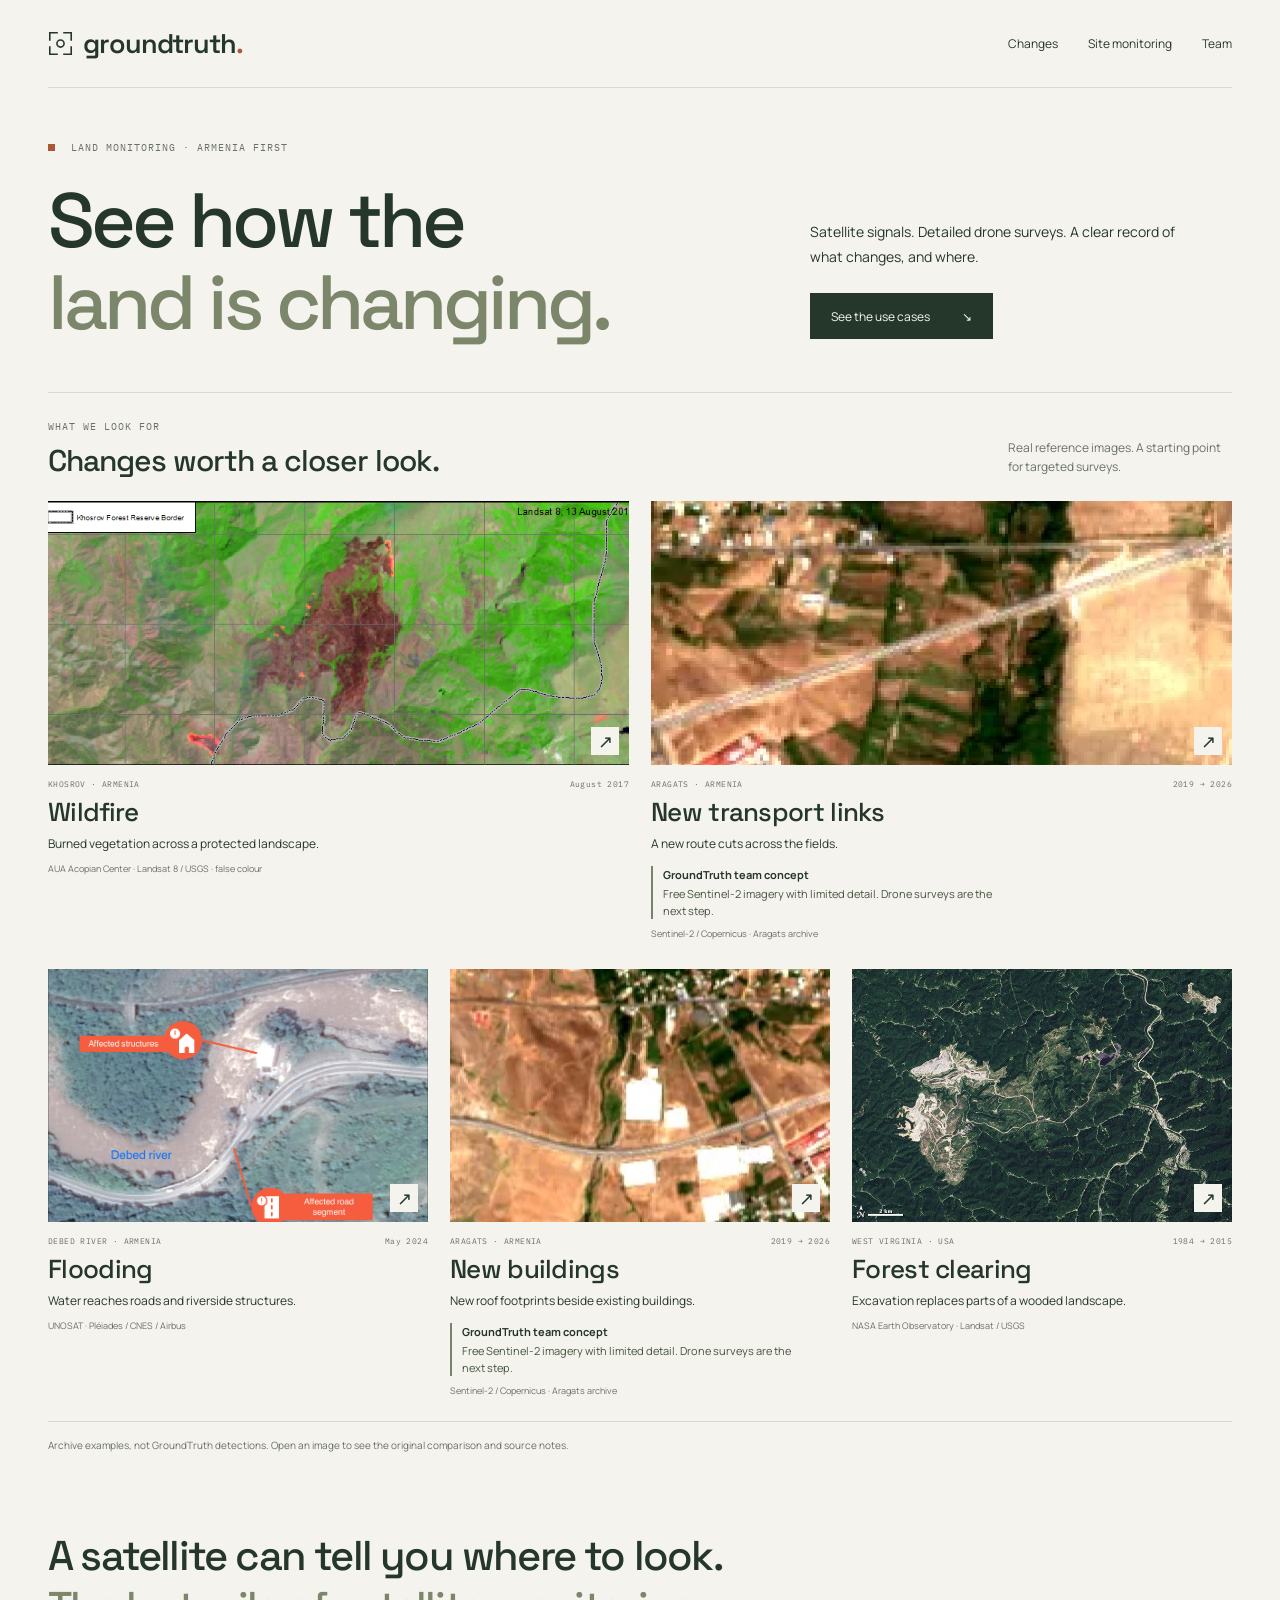
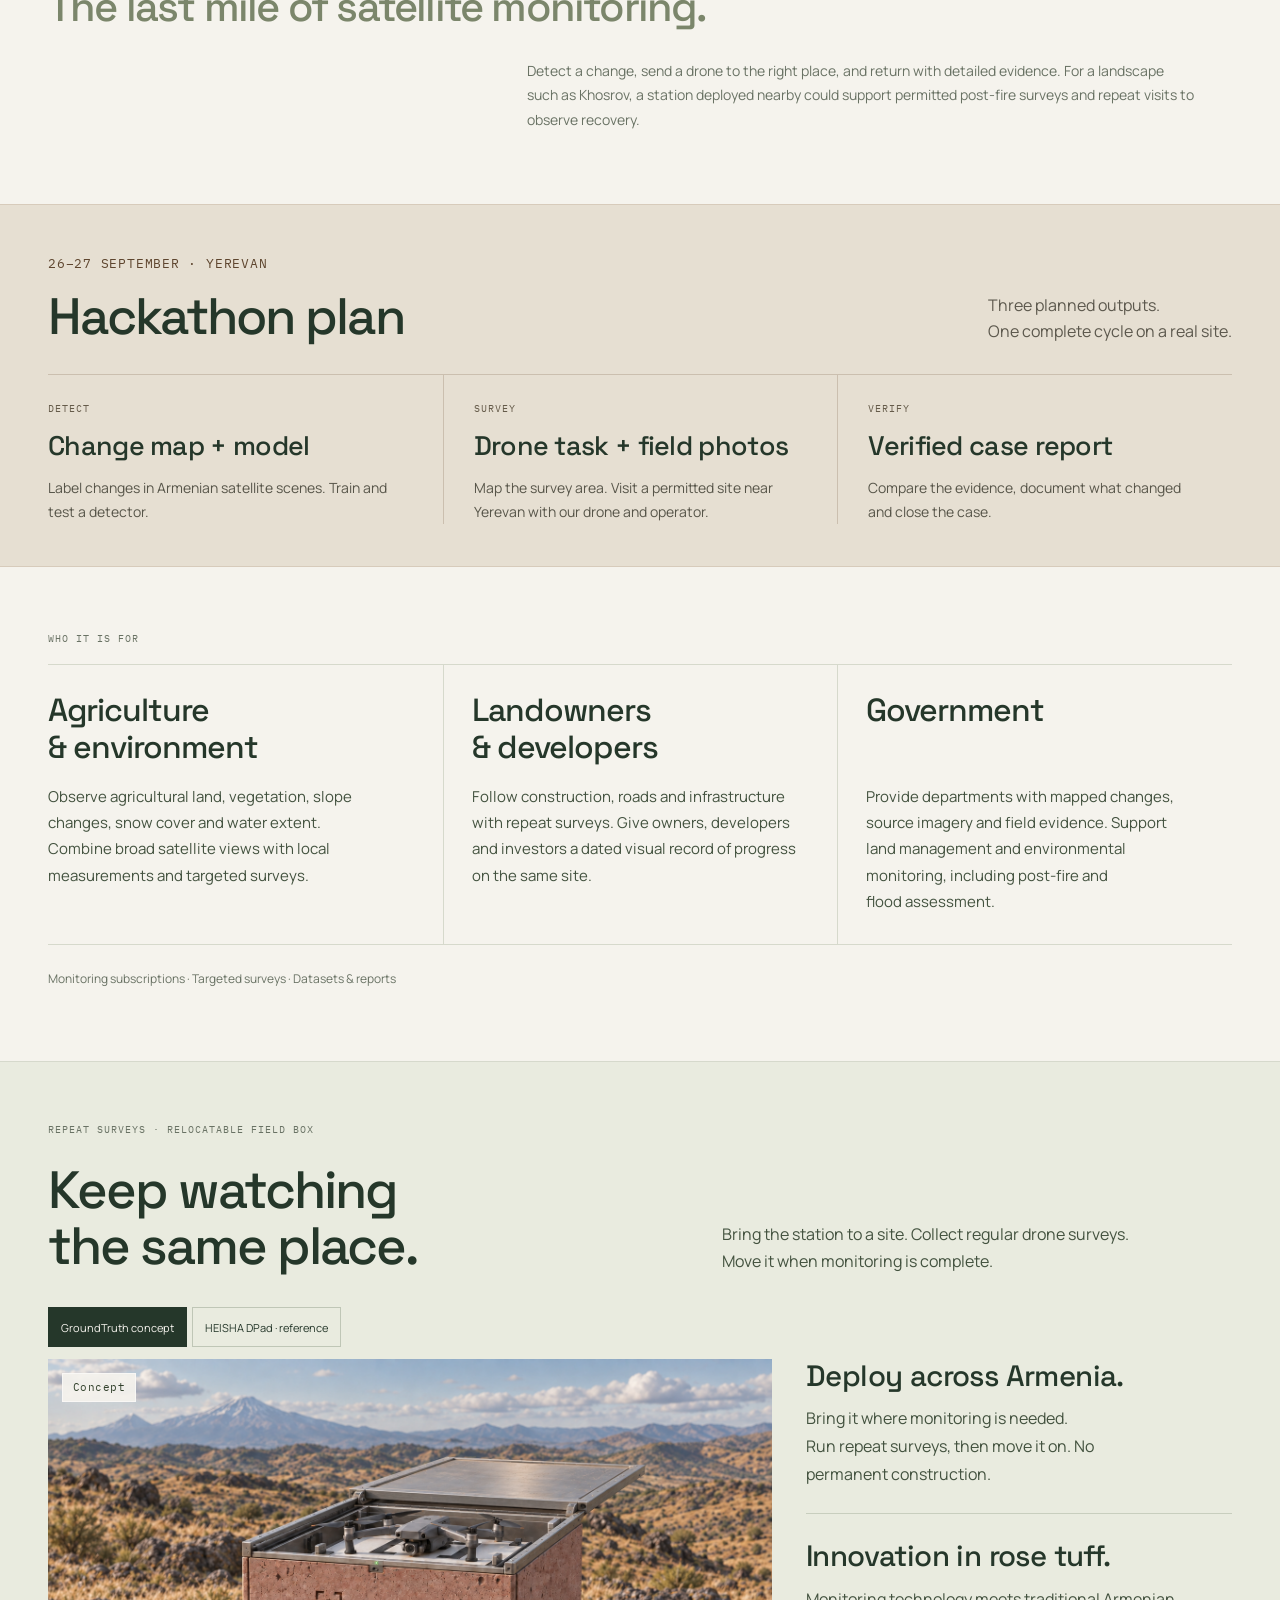
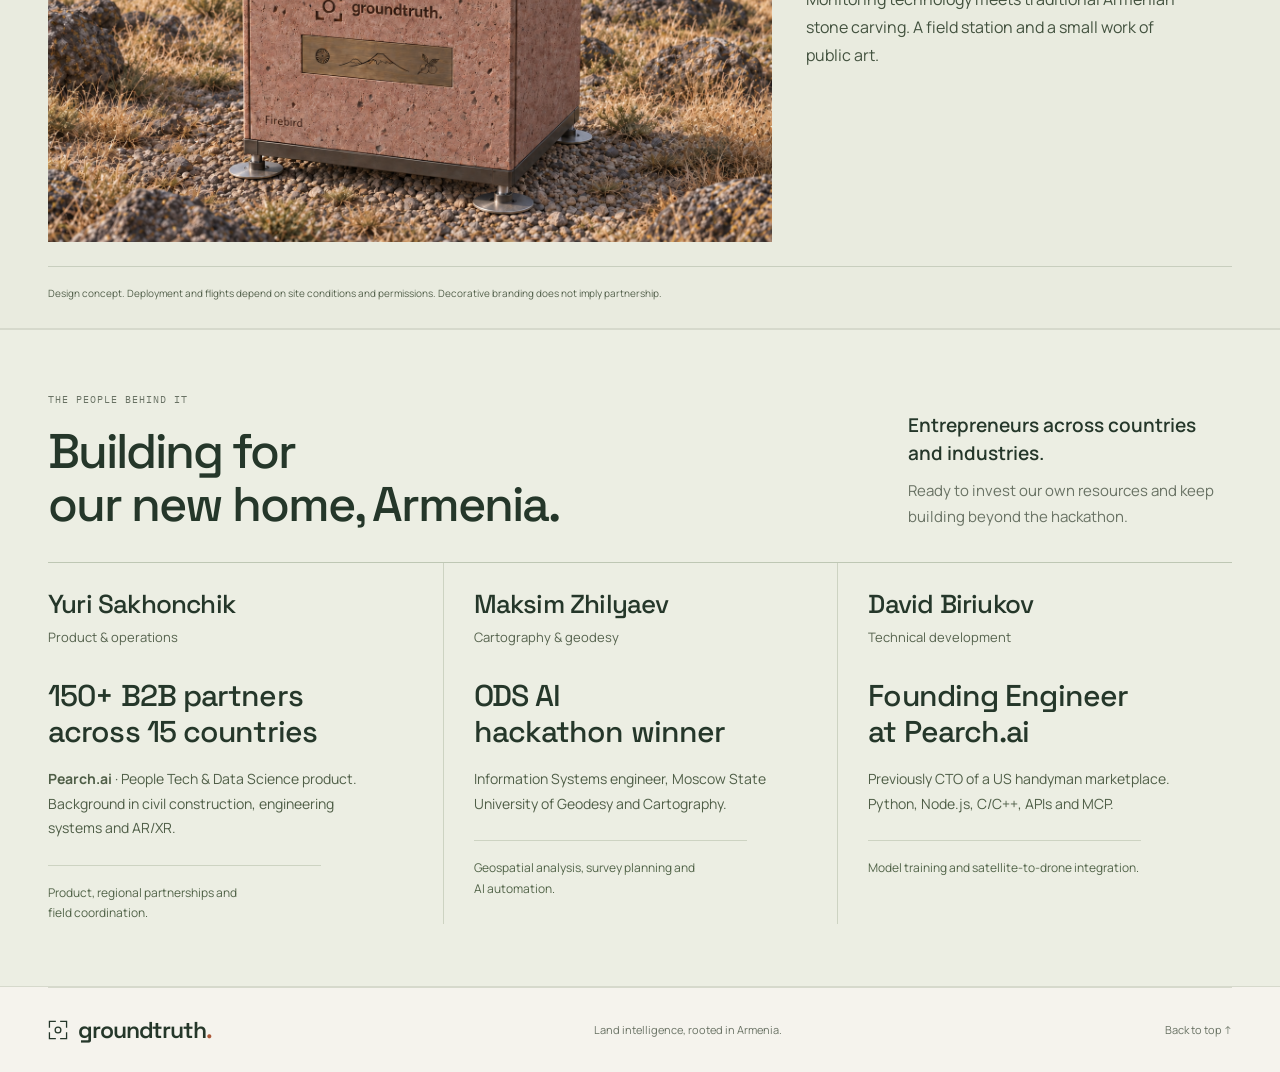
<file: index.html>
<!doctype html>
<html lang="en"><head><meta charset="utf-8"><meta name="viewport" content="width=device-width,initial-scale=1">
<title>GroundTruth — See how the land is changing</title><meta name="description" content="Land monitoring in Armenia: satellite change detection, targeted drone surveys and a clear record of each site over time.">
<meta name="theme-color" content="#f5f3ed"><meta property="og:title" content="GroundTruth — See how the land is changing"><meta property="og:description" content="Find changes from space. Verify them in the field. Follow the same site over time."><meta property="og:type" content="website"><meta property="og:image" content="assets/observations/khosrov-fire-aua.png"><meta name="twitter:card" content="summary_large_image">
<link rel="icon" type="image/svg+xml" href="favicon.svg"><link rel="stylesheet" href="assets/fonts/fonts.css"><link rel="stylesheet" href="styles.css?v=c1ea123e"><script src="hardware.js?v=3bca5969" defer></script><script src="imagery.js?v=9d66d478" defer></script></head><body><a class="skip" href="#main">Skip to content</a><header class="masthead wrap"><a class="brand" href="#main" aria-label="GroundTruth home"><svg viewBox="0 0 28 28" aria-hidden="true"><path d="M2 11V2h9M17 2h9v9M26 17v9h-9M11 26H2v-9"/><circle cx="14" cy="14" r="4"/></svg>groundtruth<span>.</span></a><nav aria-label="Main navigation"><a href="#observations">Changes</a><a href="#stations">Site monitoring</a><a href="#team">Team</a></nav></header><main id="main">
<section class="hero wrap"><div><p class="eyebrow"><span class="square"></span> LAND MONITORING · ARMENIA FIRST</p><h1>See how the<br><em>land is changing.</em></h1></div><div class="hero-description"><p>Satellite signals. Detailed drone surveys. A clear record of what changes, and where.</p><a class="button dark" href="#observations">See the use cases <span aria-hidden="true">↘</span></a></div></section>
<section class="change-gallery wrap" id="observations" aria-labelledby="gallery-title">
<div id="evidence" class="gallery-heading"><div><p class="eyebrow">WHAT WE LOOK FOR</p><h2 id="gallery-title">Changes worth a closer look.</h2></div><p>Real reference images. A starting point for targeted surveys.</p></div>
<div class="change-grid">
<article class="change-card featured">
<button type="button" class="change-photo fire-preview" data-source="fire" aria-label="Open original: Wildfire"><svg viewBox="40 34 814 357" preserveAspectRatio="xMidYMid slice" role="img" aria-label="Khosrov wildfire, false-colour Landsat image published by AUA"><image href="assets/observations/khosrov-fire-aua.png" width="1122" height="794"/></svg><span class="photo-open" aria-hidden="true">↗</span></button>
<div class="change-meta mono"><span>KHOSROV · ARMENIA</span><span>August 2017</span></div><h3>Wildfire</h3><p class="change-observed">Burned vegetation across a protected landscape.</p><p class="change-source">AUA Acopian Center · Landsat 8 / USGS · false colour</p></article>
<article class="change-card featured">
<button type="button" class="change-photo " data-source="road" aria-label="Open original: New transport links"><img src="assets/aragats/road-after.jpg" alt="Supplied Aragats satellite image showing a broad pale route crossing agricultural fields." loading="lazy"><span class="photo-open" aria-hidden="true">↗</span></button>
<div class="change-meta mono"><span>ARAGATS · ARMENIA</span><span>2019 → 2026</span></div><h3>New transport links</h3><p class="change-observed">A new route cuts across the fields.</p><p class="team-concept-note"><strong>GroundTruth team concept</strong><span>Free Sentinel-2 imagery with limited detail. Drone surveys are the next step.</span></p><p class="change-source">Sentinel-2 / Copernicus · Aragats archive</p></article>
<article class="change-card ">
<button type="button" class="change-photo flood-preview" data-source="flood" aria-label="Open original: Flooding"><svg viewBox="909 211 844 711" preserveAspectRatio="xMidYMid slice" role="img" aria-label="Debed flood impacts, post-event image and annotations published by UNOSAT"><image href="assets/observations/debed-flood-unosat.png" width="1800" height="1013"/></svg><span class="photo-open" aria-hidden="true">↗</span></button>
<div class="change-meta mono"><span>DEBED RIVER · ARMENIA</span><span>May 2024</span></div><h3>Flooding</h3><p class="change-observed">Water reaches roads and riverside structures.</p><p class="change-source">UNOSAT · Pléiades / CNES / Airbus</p></article>
<article class="change-card ">
<button type="button" class="change-photo " data-source="buildings" aria-label="Open original: New buildings"><img src="assets/aragats/roof-after.jpg" alt="Supplied Aragats satellite image with bright roof-like features beside a road." loading="lazy"><span class="photo-open" aria-hidden="true">↗</span></button>
<div class="change-meta mono"><span>ARAGATS · ARMENIA</span><span>2019 → 2026</span></div><h3>New buildings</h3><p class="change-observed">New roof footprints beside existing buildings.</p><p class="team-concept-note"><strong>GroundTruth team concept</strong><span>Free Sentinel-2 imagery with limited detail. Drone surveys are the next step.</span></p><p class="change-source">Sentinel-2 / Copernicus · Aragats archive</p></article>
<article class="change-card ">
<button type="button" class="change-photo " data-source="forest" aria-label="Open original: Forest clearing"><img src="assets/observations/hobet-2015-08-22.jpg" alt="NASA Landsat image of the Hobet mine, with exposed excavations surrounded by forest." loading="lazy"><span class="photo-open" aria-hidden="true">↗</span></button>
<div class="change-meta mono"><span>WEST VIRGINIA · USA</span><span>1984 → 2015</span></div><h3>Forest clearing</h3><p class="change-observed">Excavation replaces parts of a wooded landscape.</p><p class="change-source">NASA Earth Observatory · Landsat / USGS</p></article>
</div><p class="gallery-note">Archive examples, not GroundTruth detections. Open an image to see the original comparison and source notes.</p>
</section>
<dialog id="source-dialog" aria-labelledby="source-title"><div class="source-dialog-head"><div><p class="eyebrow" id="source-place"></p><h2 id="source-title"></h2></div><button type="button" id="source-close" aria-label="Close original image">Close <span aria-hidden="true">×</span></button></div><div id="source-images"></div><p id="source-caption"></p><p id="source-credit"></p></dialog>
<section class="intro wrap section" id="monitoring"><h2>A satellite can tell you where to look. <br><span class="muted">The last mile of satellite monitoring.</span></h2><p>Detect a change, send a drone to the right place, and return with detailed evidence. For a landscape such as Khosrov, a station deployed nearby could support permitted post-fire surveys and repeat visits to observe recovery.</p>
</section><section class="hackathon-plan" id="sprint" aria-labelledby="hackathon-title"><div class="wrap">
<div class="hackathon-heading"><div><p class="hackathon-date mono">26–27 SEPTEMBER · YEREVAN</p><h2 id="hackathon-title">Hackathon plan</h2></div><p>Three planned outputs. <br>One complete cycle on a real site.</p></div>
<div class="hackathon-outputs">
<article><span class="output-label mono">DETECT</span><h3>Change map + model</h3><p>Label changes in Armenian satellite scenes. Train and test a detector.</p></article>
<article><span class="output-label mono">SURVEY</span><h3>Drone task + field photos</h3><p>Map the survey area. Visit a permitted site near Yerevan with our drone and operator.</p></article>
<article><span class="output-label mono">VERIFY</span><h3>Verified case report</h3><p>Compare the evidence, document what changed and close the case.</p></article>
</div></div></section><section class="users-section section wrap" id="audience"><p class="eyebrow">WHO IT IS FOR</p><div class="use-cases"><article><h2>Agriculture<br>& environment</h2><p>Observe agricultural land, vegetation, slope changes, snow cover and water extent. Combine broad satellite views with local measurements and targeted surveys.</p></article><article><h2>Landowners<br>& developers</h2><p>Follow construction, roads and infrastructure with repeat surveys. Give owners, developers and investors a dated visual record of progress on the same site.</p></article><article><h2>Government</h2><p>Provide departments with mapped changes, source imagery and field evidence. Support land management and environmental monitoring, including post-fire and flood assessment.</p></article></div><p class="business-note">Monitoring subscriptions · Targeted surveys · Datasets & reports</p></section><section class="deployment-section" id="stations"><div class="wrap">
<div class="deployment-heading"><div><p class="eyebrow">REPEAT SURVEYS · RELOCATABLE FIELD BOX</p><h2>Keep watching<br>the same place.</h2></div><p>Bring the station to a site. Collect regular drone surveys. Move it when monitoring is complete.</p></div>
<div class="deployment-layout">
<div class="hardware-visual"><div class="hardware-tabs" role="group" aria-label="View the GroundTruth concept or hardware reference"><button type="button" data-hardware="concept" class="active" aria-pressed="true">GroundTruth concept</button><button type="button" data-hardware="reference" aria-pressed="false">HEISHA DPad · reference</button></div>
<figure><img id="hardware-image" src="assets/hardware/groundtruth-field-box-v18.png" width="1536" height="1024" alt="GroundTruth concept: a rose-tuff drone station with Armenian-inspired engraving in a highland landscape." loading="lazy"><figcaption id="hardware-caption" class="concept-badge">Concept</figcaption></figure></div>
<div class="deployment-details">
<article><h3>Deploy across Armenia.</h3><p>Bring it where monitoring is needed. Run repeat surveys, then move it on. No permanent construction.</p></article>
<article><h3>Innovation in rose tuff.</h3><p>Monitoring technology meets traditional Armenian stone carving. A field station and a small work of public art.</p></article>
</div></div>
<p class="deployment-note">Design concept. Deployment and flights depend on site conditions and permissions. Decorative branding does not imply partnership.</p>
</div></section><section class="team-section" id="team"><div class="wrap">
<div class="section-heading"><div><p class="eyebrow">THE PEOPLE BEHIND IT</p><h2>Building for<br>our new home, Armenia.</h2></div><p class="team-intro"><strong>Entrepreneurs across countries and industries.</strong> Ready to invest our own resources and keep building beyond the hackathon.</p></div>
<div class="team-profiles">
<article><header><h3>Yuri Sakhonchik</h3><p class="person-role">Product & operations</p></header><div class="person-experience"><p class="experience-headline">150+ B2B partners<br>across 15 countries</p><p><strong>Pearch.ai</strong> · People Tech & Data Science product. Background in civil construction, engineering systems and AR/XR.</p></div><p class="person-contribution">Product, regional partnerships and field coordination.</p></article>
<article><header><h3>Maksim Zhilyaev</h3><p class="person-role">Cartography & geodesy</p></header><div class="person-experience"><p class="experience-headline">ODS AI<br>hackathon winner</p><p>Information Systems engineer, Moscow State University of Geodesy and Cartography.</p></div><p class="person-contribution">Geospatial analysis, survey planning and AI automation.</p></article>
<article><header><h3>David Biriukov</h3><p class="person-role">Technical development</p></header><div class="person-experience"><p class="experience-headline">Founding Engineer<br>at Pearch.ai</p><p>Previously CTO of a US handyman marketplace. Python, Node.js, C/C++, APIs and MCP.</p></div><p class="person-contribution">Model training and satellite-to-drone integration.</p></article>
</div></div></section></main><footer class="wrap"><a class="brand small-brand" href="#main"><svg viewBox="0 0 28 28" aria-hidden="true"><path d="M2 11V2h9M17 2h9v9M26 17v9h-9M11 26H2v-9"/><circle cx="14" cy="14" r="4"/></svg>groundtruth<span>.</span></a><p>Land intelligence, rooted in Armenia.</p><a href="#main">Back to top ↑</a></footer><noscript><p class="wrap">Reference images remain visible. Opening the full originals and switching station images requires JavaScript.</p></noscript></body></html>
</file>
<file: assets/fonts/fonts.css>
@font-face {
  font-family: 'IBM Plex Mono';
  font-style: normal;
  font-weight: 400;
  font-display: swap;
  src: url(font-0.ttf) format('truetype');
}
@font-face {
  font-family: 'IBM Plex Mono';
  font-style: normal;
  font-weight: 500;
  font-display: swap;
  src: url(font-1.ttf) format('truetype');
}
@font-face {
  font-family: 'Manrope';
  font-style: normal;
  font-weight: 400;
  font-display: swap;
  src: url(font-2.ttf) format('truetype');
}
@font-face {
  font-family: 'Manrope';
  font-style: normal;
  font-weight: 500;
  font-display: swap;
  src: url(font-3.ttf) format('truetype');
}
@font-face {
  font-family: 'Manrope';
  font-style: normal;
  font-weight: 600;
  font-display: swap;
  src: url(font-4.ttf) format('truetype');
}
@font-face {
  font-family: 'Manrope';
  font-style: normal;
  font-weight: 700;
  font-display: swap;
  src: url(font-5.ttf) format('truetype');
}
@font-face {
  font-family: 'Manrope';
  font-style: normal;
  font-weight: 800;
  font-display: swap;
  src: url(font-6.ttf) format('truetype');
}
@font-face {
  font-family: 'Space Grotesk';
  font-style: normal;
  font-weight: 400;
  font-display: swap;
  src: url(font-7.ttf) format('truetype');
}
@font-face {
  font-family: 'Space Grotesk';
  font-style: normal;
  font-weight: 500;
  font-display: swap;
  src: url(font-8.ttf) format('truetype');
}
@font-face {
  font-family: 'Space Grotesk';
  font-style: normal;
  font-weight: 600;
  font-display: swap;
  src: url(font-9.ttf) format('truetype');
}
@font-face {
  font-family: 'Space Grotesk';
  font-style: normal;
  font-weight: 700;
  font-display: swap;
  src: url(font-10.ttf) format('truetype');
}
</file>
<file: styles.css>
:root{--paper:#f5f3ed;--ink:#25372a;--muted:#697264;--line:#d6d9cc;--accent:#ac5838;--wash:#e9ebdf;--white:#faf9f4;--display:'Space Grotesk',sans-serif;--body:'Manrope',sans-serif;--mono:'IBM Plex Mono',monospace}*{box-sizing:border-box}html{scroll-behavior:smooth;scroll-padding-top:24px}body{margin:0;background:var(--paper);color:var(--ink);font-family:var(--body);-webkit-font-smoothing:antialiased}a{color:inherit;text-decoration:none}button,input{font:inherit}button{cursor:pointer;color:inherit}button,a,input{-webkit-tap-highlight-color:transparent}a:focus-visible,button:focus-visible,input:focus-visible{outline:3px solid #c66a3f;outline-offset:5px}img{max-width:100%;display:block}figure,p{margin:0}p{line-height:1.75;text-wrap:pretty}h1,h2,h3{font-family:var(--display);font-weight:500;margin:0;line-height:1.08;text-wrap:balance}h1{font-size:clamp(46px,6vw,86px);letter-spacing:-4px}h1 em{font-style:normal;color:#7b866b}h2{font-size:clamp(34px,3.8vw,54px);letter-spacing:-2px}h3{font-size:26px;letter-spacing:-.8px}button,a{transition:color .18s,background .18s,border-color .18s}::selection{background:#dac3a4}[hidden]{display:none!important}.wrap{width:calc(100% - 96px);max-width:1344px;margin-inline:auto}.section{padding-block:72px}.mono,.eyebrow{font:400 10px/1.55 var(--mono);letter-spacing:.05em}.eyebrow{letter-spacing:.1em;margin-bottom:24px;color:var(--muted)}.square{display:inline-block;width:7px;height:7px;margin-right:9px;background:var(--accent)}.muted{color:#7b866b}.masthead{height:88px;display:flex;align-items:center;justify-content:space-between;gap:24px;border-bottom:1px solid var(--line)}.brand{font:600 27px var(--display);letter-spacing:-1.1px;display:inline-flex;align-items:center}.brand svg{width:25px;height:25px;fill:none;stroke:currentColor;stroke-width:1.8;margin-right:10px}.brand>span{color:var(--accent)}.masthead nav{display:flex;gap:30px;font-size:12px}.masthead nav a:hover{color:var(--accent)}.hero{display:grid;grid-template-columns:1.65fr 1fr;gap:65px;padding-block:52px 40px;align-items:end}.hero .eyebrow{margin-bottom:23px}.hero-description{max-width:390px;padding-bottom:5px}.hero-description p{font-size:14px;line-height:1.85}.button{display:inline-flex;align-items:center;justify-content:space-between;gap:32px;min-height:46px;padding:13px 21px;font-size:12px}.button.dark{background:var(--ink);color:var(--white)}.button:hover{background:#415441}.hero .button{margin-top:23px}.intro h2{font-size:clamp(30px,3.25vw,48px);max-width:1100px;line-height:1.22;letter-spacing:-1.8px}.intro>p{margin-top:26px;margin-left:auto;max-width:705px;font-size:14px;color:var(--muted)}.section-heading{display:flex;justify-content:space-between;gap:45px;align-items:end;margin-bottom:32px}.section-heading>p{max-width:360px;font-size:14px;color:var(--muted);line-height:1.8}.section-heading .eyebrow{margin-bottom:18px}.evidence-section{background:#24382c;color:var(--white);padding-block:66px}.evidence-section .eyebrow,.evidence-section .section-heading>p{color:#c2cabb}.evidence-controls{display:flex;align-items:center;justify-content:space-between;gap:25px;margin-bottom:23px}.case-tabs,.view-controls{display:flex;gap:4px}.case-tabs button,.view-controls button{background:none;color:#c2cabb;border:1px solid transparent;padding:11px 14px;font-size:12px;line-height:1.4}.case-tabs button{border-bottom:1px solid #526052;padding-inline:16px}.case-tabs button.active{background:#e8eadd;color:var(--ink);border-color:#e8eadd}.view-controls{border:1px solid #586959;padding:3px}.view-controls button{font-size:11px;padding:7px 12px}.view-controls button.active{background:#485b49;color:white}.case-tabs button:hover,.view-controls button:hover{color:white;background:#48614b}.evidence-workspace{display:grid;grid-template-columns:2.6fr 1fr;gap:34px;align-items:start}.pair-view{display:grid;grid-template-columns:1fr 1fr;gap:9px}.image-frame{position:relative}.image-frame img{width:100%;height:auto}.image-date{position:absolute;left:10px;top:10px;background:#233328e8;color:white;padding:6px 8px;font-size:9px}.image-lab{--roi-left:0%;--roi-top:33.3%;--roi-width:88%;--roi-height:66.7%}.change-marker{position:absolute;left:var(--roi-left);top:var(--roi-top);width:var(--roi-width);height:var(--roi-height);overflow:visible;pointer-events:none;z-index:1}.change-marker rect{fill:none;stroke-dasharray:14 9;stroke-linejoin:round;vector-effect:non-scaling-stroke}.marker-contrast{stroke:#17271d;stroke-width:5;stroke-opacity:.7}.marker-line{stroke:#ffe098;stroke-width:2.5}.hide-change .change-marker{display:none}.image-tools{display:flex;justify-content:space-between;gap:15px;align-items:center;padding-block:14px}.image-tools label{font-size:11px;display:flex;gap:7px;align-items:center;cursor:pointer}.image-tools input{accent-color:#cfbd8c;width:15px;height:15px;margin:0}.image-tools>.mono{font-size:8px;color:#b5c1af}.compare{max-width:580px;aspect-ratio:1;position:relative;margin-inline:auto}.compare img{width:100%;height:100%;object-fit:cover}.compare-base{position:absolute;inset:0}.compare-before{position:absolute;inset:0;clip-path:inset(0 calc(100% - var(--split)) 0 0)}.compare-date{position:absolute;top:14px;padding:6px 8px;background:#213a2ae8;font-size:9px;z-index:2}.compare-date.before{left:14px}.compare-date.after{right:14px}.compare-line{position:absolute;left:var(--split);top:0;bottom:0;width:2px;background:var(--paper);transform:translateX(-1px);pointer-events:none;z-index:2}.compare-line span{position:absolute;top:50%;left:50%;transform:translate(-50%,-50%);background:var(--paper);color:var(--ink);border-radius:50%;height:43px;width:43px;display:grid;place-items:center;font-size:18px;box-shadow:0 0 0 5px #fff2}.compare input{position:absolute;inset:0;opacity:0;width:100%;height:100%;cursor:ew-resize;margin:0;z-index:3}.compare:focus-within{outline:3px solid #eccb88;outline-offset:5px}.case-id{font-size:9px;color:#bdc6b2;margin-bottom:17px}.case-info h3{font-size:30px;letter-spacing:-1px;line-height:1.12;margin-bottom:16px}.case-info>p:not(.mono){font-size:13px;color:#c0cabb;line-height:1.8}.case-question{border-top:1px solid #586659;margin-top:22px;padding-top:18px}.case-question .mono{font-size:9px;color:#e1c894}.case-question p{font-size:13px;line-height:1.8;margin-top:10px}.case-info .case-state{font-size:11px!important;margin-top:19px;color:#bcc8b5!important}.image-credit{font-size:10px;color:#b1bfab;line-height:1.8;max-width:860px;margin-top:17px}.build-steps{display:grid;grid-template-columns:repeat(3,1fr);border-block:1px solid var(--line)}.build-steps article{padding:30px 30px 30px 0}.build-steps article+article{padding-left:30px;border-left:1px solid var(--line)}.build-steps svg{display:block;fill:none;stroke:var(--ink);stroke-width:1.5;width:48px;height:48px;margin-bottom:24px}.accent-stroke{stroke:var(--accent)}.build-steps h3{font-size:25px;margin-bottom:16px;line-height:1.18}.build-steps p{font-size:14px;color:var(--muted);line-height:1.8}.build-foot{padding-top:18px;font-size:12px;color:var(--muted)}.users-section{padding-top:0}.use-cases{border-top:1px solid var(--line)}.use-cases article{display:grid;grid-template-columns:minmax(250px,.8fr) minmax(0,1.3fr);gap:32px;align-items:start;border-bottom:1px solid var(--line);padding-block:31px}.use-cases h2{font-size:clamp(32px,3.2vw,44px);letter-spacing:-1.5px;line-height:1.1}.use-cases p{font-size:16px;color:#43523f;max-width:55ch;line-height:1.65}.business-note{margin-top:23px;font-size:12px;color:var(--muted)}.team-section{padding-block:62px;border-block:1px solid var(--line);background:#eceee3}.team-list{border-top:1px solid #cdd3c2}.team-list article{display:grid;grid-template-columns:1fr 1.3fr;gap:65px;padding-block:27px;border-bottom:1px solid #cdd3c2;align-items:start}.team-list h3{font-size:25px}.person-role{font-size:12px;color:#56634e;margin-top:8px}.team-list article>p{font-size:13px;line-height:1.85;color:#56634e}footer{display:flex;align-items:center;justify-content:space-between;gap:30px;padding-block:27px;border-top:1px solid var(--line)}.small-brand{font-size:23px}.small-brand svg{width:20px;height:20px}footer p,footer>a:last-child{font-size:11px;color:var(--muted)}.sr-only{position:absolute;width:1px;height:1px;overflow:hidden;clip:rect(0,0,0,0)}.skip{position:absolute;left:16px;top:-70px;background:var(--paper);padding:15px;z-index:10}.skip:focus{top:12px}
@media(max-width:1100px){.wrap{width:calc(100% - 64px)}.hero{gap:35px}.hero h1{font-size:64px;letter-spacing:-3px}.hero-description p{font-size:13px}.use-cases article{gap:28px}.evidence-workspace{grid-template-columns:2.1fr 1fr;gap:26px}.case-info h3{font-size:26px}.case-info>p:not(.mono),.case-question p{font-size:12px}.image-tools>.mono{display:none}.build-steps article{padding-right:23px}.build-steps article+article{padding-left:23px}.build-steps h3{font-size:22px}.team-list article{gap:45px}}
@media(max-width:800px){.wrap{width:calc(100% - 40px)}.masthead{height:76px;gap:15px}.brand{font-size:23px}.brand svg{width:21px;height:21px}.masthead nav{gap:15px;font-size:10px}.masthead nav a:first-child{display:none}.hero{grid-template-columns:1fr;padding-block:35px 27px;gap:22px}.hero h1{font-size:clamp(45px,8vw,66px);letter-spacing:-2.6px}.hero .eyebrow{font-size:8px;margin-bottom:19px}.hero-description{max-width:500px}.hero-description p{font-size:14px}.hero .button{margin-top:20px}.section,.intro{padding-block:48px}.intro h2{font-size:31px;letter-spacing:-1.3px}.intro h2 br{display:none}.intro>p{font-size:13px;margin-top:20px}.section-heading{display:block;margin-bottom:27px}.section-heading>p{font-size:13px;max-width:500px;margin-top:18px}.section-heading>p br{display:none}h2{font-size:35px;letter-spacing:-1.6px}.eyebrow{font-size:9px;margin-bottom:19px}.evidence-section{padding-block:48px}.evidence-controls{display:block}.case-tabs button{font-size:11px;padding:10px}.view-controls{width:max-content;margin-top:14px}.evidence-workspace{grid-template-columns:1fr;gap:20px}.pair-view{gap:6px}.image-date{font-size:8px;padding:4px 6px;top:7px;left:7px}.case-info h3{font-size:29px}.case-info>p:not(.mono),.case-question p{font-size:13px}.case-id{margin-bottom:12px}.case-question{margin-top:17px;padding-top:15px}.image-credit{font-size:10px;margin-top:20px}.build-steps{grid-template-columns:1fr}.build-steps article,.build-steps article+article{padding:24px 0 24px 67px;border-left:0;position:relative}.build-steps article+article{border-top:1px solid var(--line)}.build-steps svg{position:absolute;left:0;top:26px;width:43px;height:43px}.build-steps h3{font-size:24px;margin-bottom:12px}.build-steps p{font-size:13px}.build-foot{font-size:11px}.users-section{padding-top:0}.use-cases article{grid-template-columns:1fr;gap:17px;padding-block:27px}.use-cases h2{font-size:34px;letter-spacing:-1.2px}.use-cases h2 br{display:none}.use-cases p{font-size:14px}.business-note{font-size:11px}.team-section{padding-block:46px}.team-list article{grid-template-columns:1fr;gap:15px;padding-block:24px}.team-list article>p{font-size:13px}.team-list h3{font-size:25px}footer{flex-wrap:wrap;gap:17px}footer p{display:none}footer>a:last-child{font-size:10px}.small-brand{font-size:22px}.small-brand svg{width:19px;height:19px}}
@media(prefers-reduced-motion:reduce){html{scroll-behavior:auto}*{transition:none!important}}
@media(max-width:800px){}

/* GroundTruth mobile deployment: existing hardware, separated from branding concept. */
.claude-original img{width:100%;height:auto}.use-cases{max-width:1060px}.users-section>.eyebrow{margin-bottom:18px}.use-cases article{padding-block:26px}.use-cases h2{font-size:clamp(29px,2.9vw,40px)}
.deployment-section{background:var(--wash);border-block:1px solid var(--line);padding-block:60px 26px}.deployment-heading{display:grid;grid-template-columns:1.25fr 1fr;gap:36px;align-items:end;margin-bottom:32px}.deployment-heading h2{font-size:clamp(37px,4.1vw,56px)}.deployment-heading>p{font-size:16px;line-height:1.7;max-width:41ch;color:#43523f}.deployment-layout{display:grid;grid-template-columns:minmax(0,1.7fr) minmax(260px,1fr);gap:34px;align-items:start}.hardware-visual{min-width:0}.hardware-tabs{display:flex;gap:5px;margin-bottom:12px;flex-wrap:wrap}.hardware-tabs button{border:1px solid #bfc6b6;background:transparent;padding:10px 12px;font-size:11px;min-height:40px}.hardware-tabs button.active{background:var(--ink);border-color:var(--ink);color:var(--paper)}.hardware-tabs button:hover:not(.active){background:#dce1d1}.hardware-visual img,.hardware-visual video{width:100%;height:auto;aspect-ratio:3/2;object-fit:contain;background:#1f2821}.hardware-visual video{aspect-ratio:16/9}.hardware-visual figcaption{font-size:10px;color:#56634e;line-height:1.65;margin-top:11px;max-width:75ch}.hardware-reference{color:#56634e;font-size:9px;line-height:1.7;margin-bottom:20px}.hardware-reference strong{display:block;color:var(--ink);font:500 17px/1.5 var(--display);letter-spacing:0;margin-top:5px}.deployment-details article{padding:20px 0;border-top:1px solid #c8cebe}.deployment-details h3{font-size:23px;letter-spacing:-.6px;line-height:1.2}.deployment-details article p{font-size:13px;line-height:1.75;color:#43523f;margin-top:10px}.deployment-note{border-top:1px solid #c8cebe;padding-top:17px;margin-top:24px;font-size:10px;line-height:1.8;color:#56634e;max-width:100%}
@media(max-width:800px){.use-cases{max-width:none}.use-cases article{gap:13px}.use-cases p{font-size:15px;max-width:55ch}.use-cases h2{font-size:32px}.deployment-section{padding-block:44px 23px}.deployment-heading{grid-template-columns:1fr;gap:20px;margin-bottom:25px}.deployment-heading h2{font-size:38px}.deployment-heading>p{font-size:15px;max-width:none}.deployment-layout{grid-template-columns:1fr;gap:27px}.hardware-tabs{gap:4px}.hardware-tabs button{padding:10px 9px;font-size:10px}.deployment-details{display:grid;grid-template-columns:1fr;gap:0}.hardware-reference{margin-bottom:16px}.deployment-details h3{font-size:24px}.deployment-details article p{font-size:14px}.deployment-details article{padding-block:18px}.deployment-note{margin-top:13px}.claude-original img{min-width:0}}

/* Each audience keeps its explanation directly beneath its heading. */
.use-cases{max-width:none;display:grid;grid-template-columns:repeat(3,minmax(0,1fr));gap:0;border-bottom:1px solid var(--line)}.use-cases article{display:block;padding:27px 28px 29px 0;border-bottom:0}.use-cases article+article{padding-left:28px;border-left:1px solid var(--line)}.use-cases h2{font-size:clamp(28px,2.5vw,35px);line-height:1.15;letter-spacing:-1px;min-height:2.3em}.use-cases p{margin-top:18px;font-size:15px;line-height:1.75;max-width:37ch}.use-cases h2 br{display:initial}
@media(max-width:800px){.use-cases{grid-template-columns:1fr}.use-cases article,.use-cases article+article{padding:23px 0;border-left:0}.use-cases article+article{border-top:1px solid var(--line)}.use-cases h2{font-size:30px;min-height:0}.use-cases h2 br{display:none}.use-cases p{margin-top:12px;max-width:55ch;font-size:15px;line-height:1.7}}

/* Stationary enclosure concept and original Aragats imagery. */
.hardware-visual img.reference-hardware{object-fit:contain;padding:7% 16%;background:#e3e6da}.image-lab .compare{max-width:650px}.compare-date{font-size:10px}.case-tabs{flex-wrap:wrap}.case-info{padding-top:5px}
@media(max-width:800px){.case-tabs{gap:3px}.case-tabs button{padding:10px 12px}.view-controls button{padding:8px 12px}.image-tools{align-items:flex-start}.image-tools>.mono{max-width:45%;text-align:right}.compare-date{font-size:9px;padding:6px}.case-info{padding-top:0}}

/* Compact source gallery. Files stay original; two report panels use a CSS viewport. */
.change-gallery{padding-top:8px;padding-bottom:6px}.gallery-heading{display:flex;justify-content:space-between;gap:32px;align-items:end;border-top:1px solid var(--line);padding:26px 0 24px}.gallery-heading .eyebrow{margin-bottom:10px}.gallery-heading h2{font-size:30px;letter-spacing:-1px}.gallery-heading>p{max-width:32ch;font-size:12px;line-height:1.65;color:var(--muted)}
.change-grid{display:grid;grid-template-columns:repeat(6,minmax(0,1fr));gap:28px 22px}.change-card{grid-column:span 2;min-width:0}.change-card.featured{grid-column:span 3}.change-photo{display:block;position:relative;overflow:hidden;isolation:isolate;width:100%;aspect-ratio:3/2;border:0;padding:0;background:#dce1d1;text-align:left}.change-card.featured .change-photo{aspect-ratio:2.2}.change-photo img{display:block;width:100%;height:100%;object-fit:cover}.change-card:not(.featured) .change-photo{aspect-ratio:1.5}.photo-open{position:absolute;right:10px;bottom:10px;width:28px;height:28px;display:grid;place-items:center;background:var(--paper);color:var(--ink);font-size:18px;z-index:1}.change-photo:hover .photo-open{background:var(--ink);color:var(--paper)}.change-meta{display:flex;justify-content:space-between;flex-wrap:wrap;gap:5px 12px;font-size:8px;color:var(--muted);margin-top:13px}.change-card h3{font-size:26px;line-height:1.2;letter-spacing:-.7px;margin-top:6px}.change-observed{font-size:12px;line-height:1.55;margin-top:7px}.change-source{color:var(--muted);font-size:9px;line-height:1.6;margin-top:8px}.gallery-note{font-size:10px;line-height:1.6;color:var(--muted);margin-top:23px;border-top:1px solid var(--line);padding-top:15px}
#source-dialog{width:min(1100px,calc(100% - 40px));max-height:calc(100dvh - 40px);padding:25px;border:1px solid var(--line);background:var(--paper);color:var(--ink);overflow:auto}#source-dialog::backdrop{background:#17271dc9}.source-dialog-head{display:flex;justify-content:space-between;align-items:start;gap:24px;margin-bottom:20px}.source-dialog-head .eyebrow{margin-bottom:8px}.source-dialog-head h2{font-size:28px;letter-spacing:-.8px}#source-close{display:flex;align-items:center;gap:18px;background:transparent;border:1px solid var(--line);padding:10px 14px;font-size:12px;min-height:42px}#source-close span{font-size:22px}#source-images{display:grid;gap:12px}#source-images.two-images{grid-template-columns:1fr 1fr}#source-images img{width:100%;height:auto;object-fit:contain;max-height:65dvh}#source-caption{font-size:13px;line-height:1.7;margin-top:18px;max-width:85ch}#source-credit{font-size:10px;color:var(--muted);line-height:1.65;margin-top:10px}.source-open{overflow:hidden}
@media(max-width:800px){.gallery-heading{display:block;padding-top:23px}.gallery-heading h2{font-size:28px}.gallery-heading>p{margin-top:12px;max-width:none}.change-grid{grid-template-columns:repeat(2,minmax(0,1fr));gap:25px 15px}.change-card,.change-card.featured{grid-column:span 1}.change-card.featured .change-photo{aspect-ratio:1.5}.change-meta{font-size:8px}.change-card h3{font-size:23px}.change-observed{font-size:12px}.change-source{font-size:9px}.change-card:last-child{grid-column:span 2;max-width:calc(50% - 7.5px)}#source-dialog{width:calc(100% - 20px);padding:18px;max-height:calc(100dvh - 20px)}.source-dialog-head h2{font-size:24px}#source-images.two-images{grid-template-columns:1fr}.source-dialog-head{gap:12px}#source-close{padding:8px 11px;gap:8px}#source-caption{font-size:12px}}
@media(max-width:430px){.change-grid{gap:24px 12px}.change-meta{display:block;font-size:7px}.change-meta span{display:block}.change-card h3{font-size:21px}.change-observed{font-size:11px}.change-source{font-size:8px}.photo-open{width:25px;height:25px;bottom:7px;right:7px}.change-card:last-child{max-width:calc(50% - 6px)}}

.change-photo svg{display:block;width:100%;height:100%}

/* Review edits: explicit team examples, hackathon deliverables and experience. */
.team-concept-note{border-left:2px solid #77846a;padding-left:10px;margin-top:12px;font-size:11px;line-height:1.55;color:#46543f}.team-concept-note strong{display:block;font-weight:650;color:var(--ink);margin-bottom:2px}.team-concept-note span{display:block;max-width:47ch}
.hackathon-plan{background:#e6dfd2;border-block:1px solid #d7cbbb;margin-bottom:64px;padding-block:46px 42px}.hackathon-heading{display:flex;justify-content:space-between;align-items:end;gap:36px;margin-bottom:30px}.hackathon-date{display:inline-block;color:#5e452e;font-size:13px;letter-spacing:.06em;margin-bottom:15px}.hackathon-heading h2{font-size:clamp(36px,4vw,54px)}.hackathon-heading>p{color:#5c584d;font-size:16px;line-height:1.65;max-width:31ch}.hackathon-outputs{display:grid;grid-template-columns:repeat(3,minmax(0,1fr));border-top:1px solid #cbbfaf}.hackathon-outputs article{padding:26px 30px 0 0}.hackathon-outputs article+article{padding-left:30px;border-left:1px solid #cbbfaf}.output-label{font-size:10px;color:#655b4a;display:block;margin-bottom:13px;letter-spacing:.1em}.hackathon-outputs h3{font-size:clamp(23px,2.1vw,29px);line-height:1.2;letter-spacing:-.7px;max-width:20ch}.hackathon-outputs p{font-size:14px;line-height:1.7;margin-top:14px;color:#575549;max-width:38ch}
.hardware-visual figure{position:relative}.hardware-visual figcaption.concept-badge{position:absolute;left:14px;top:14px;margin:0;padding:6px 10px;background:#f5f3edef;border:1px solid #fff7;color:#33422d;font:11px/1.4 var(--mono);letter-spacing:.04em}.deployment-details{padding-top:52px}.deployment-details article:first-child{border-top:0;padding-top:0}.deployment-details h3{font-size:clamp(25px,2.3vw,31px);line-height:1.2}.deployment-details article{padding-block:25px}.deployment-details article p{font-size:16px;line-height:1.75;max-width:38ch}.deployment-note{font-size:10px}
.team-intro{font-size:15px!important;line-height:1.75!important;max-width:36ch!important}.team-intro strong{display:block;color:var(--ink);font-size:19px;line-height:1.5;font-weight:550;margin-bottom:10px}.team-profiles{display:grid;grid-template-columns:repeat(3,minmax(0,1fr));border-top:1px solid #bec7b4}.team-profiles article{display:flex;flex-direction:column;padding:27px 30px 0 0;min-width:0}.team-profiles article+article{border-left:1px solid #cdd3c2;padding-left:30px}.team-profiles h3{font-size:26px;letter-spacing:-.8px}.team-profiles .person-role{font-size:13px;margin-top:8px}.person-experience{margin-top:29px}.person-experience .experience-headline{font-family:var(--display);font-weight:500;font-size:clamp(25px,2.35vw,33px);line-height:1.2;letter-spacing:-.9px;color:var(--ink);min-height:2.4em}.person-experience>p:not(.experience-headline){font-size:14px;line-height:1.75;color:#4f5e47;margin-top:17px;max-width:36ch}.person-contribution{border-top:1px solid #cdd3c2;padding-top:17px;margin-top:24px;font-size:12px;line-height:1.7;color:#526449;max-width:39ch}
@media(max-width:1000px){.team-profiles article{padding-right:20px}.team-profiles article+article{padding-left:20px}.team-profiles h3{font-size:23px}.person-experience .experience-headline{font-size:26px}.hackathon-outputs article{padding-right:22px}.hackathon-outputs article+article{padding-left:22px}}
@media(max-width:800px){.hackathon-plan{padding-block:32px;margin-bottom:43px}.hackathon-heading{display:block;margin-bottom:24px}.hackathon-date{font-size:11px;margin-bottom:12px}.hackathon-heading h2{font-size:36px}.hackathon-heading>p{margin-top:16px;font-size:14px;max-width:none}.hackathon-heading>p br{display:none}.hackathon-outputs{grid-template-columns:1fr}.hackathon-outputs article,.hackathon-outputs article+article{padding:21px 0 0;border-left:0}.hackathon-outputs article+article{margin-top:21px;border-top:1px solid #cbbfaf}.hackathon-outputs h3{font-size:25px;max-width:none}.hackathon-outputs p{margin-top:9px;font-size:14px;max-width:45ch}.output-label{font-size:9px;margin-bottom:8px}.deployment-details{padding-top:0}.deployment-details h3{font-size:27px}.deployment-details article p{font-size:15px;max-width:45ch}.hardware-visual figcaption.concept-badge{left:10px;top:10px;font-size:10px}.team-profiles{grid-template-columns:1fr}.team-profiles article,.team-profiles article+article{padding:25px 0;border-left:0}.team-profiles article+article{border-top:1px solid #c0c9b7}.team-profiles h3{font-size:25px}.person-experience{margin-top:22px}.person-experience .experience-headline{font-size:30px;min-height:0}.person-experience>p:not(.experience-headline){font-size:14px;max-width:45ch;margin-top:13px}.person-contribution{margin-top:17px;padding-top:12px;max-width:none;font-size:12px}.team-intro strong{font-size:19px}.team-concept-note{font-size:10px;padding-left:8px}}
</file>
